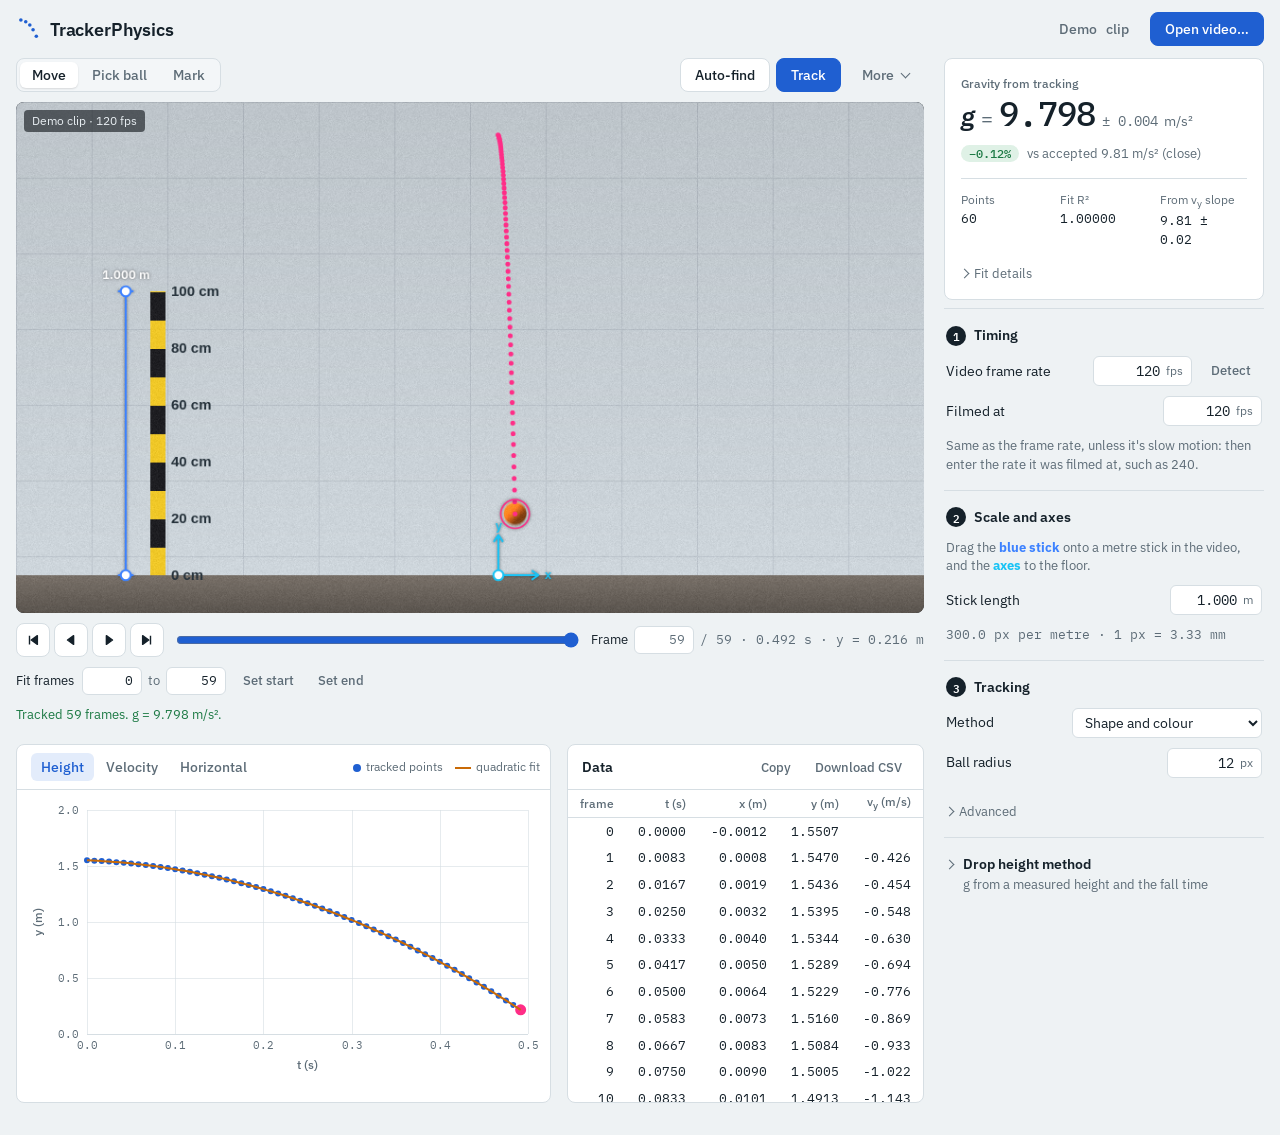
<file: index.html>
<!doctype html>
<html lang="en">
<head>
<meta charset="utf-8">
<meta name="viewport" content="width=device-width, initial-scale=1, viewport-fit=cover">
<title>TrackerPhysics</title>
<meta name="claude:viewport-fit-sides" content="cover">
<meta name="description" content="Video analysis for a free-fall lab: track a ball automatically and measure g.">
<link rel="preconnect" href="https://fonts.googleapis.com">
<link rel="preconnect" href="https://fonts.gstatic.com" crossorigin>
<link rel="stylesheet" href="https://fonts.googleapis.com/css2?family=IBM+Plex+Mono:wght@400;500&family=IBM+Plex+Sans:wght@400;500;600&display=swap">
<link rel="stylesheet" href="css/style.css">
</head>
<body>
<header class="topbar">
  <div class="brand">
    <svg class="brand-mark" viewBox="0 0 32 32" aria-hidden="true">
      <circle cx="6" cy="5" r="2.2"/><circle cx="12" cy="7" r="2.2"/><circle cx="17" cy="11" r="2.2"/>
      <circle cx="21" cy="17" r="2.2"/><circle cx="25" cy="25" r="2.2"/>
    </svg>
    <h1>TrackerPhysics</h1>
  </div>
  <div class="top-actions">
    <button class="btn btn-quiet" id="btnDemo" type="button">Demo<span class="wide-only">&nbsp;clip</span></button>
    <label class="btn btn-primary" for="fileInput">Open video…</label>
    <input type="file" id="fileInput" accept="video/*" hidden>
  </div>
</header>

<main class="workspace">
  <section class="stage-col" aria-label="Video">
    <div class="toolbar" role="toolbar" aria-label="Tools">
      <div class="seg" role="radiogroup" aria-label="Pointer tool">
        <button type="button" class="seg-btn" data-tool="move" aria-pressed="true" title="Drag the scale stick, the axes or a point">Move</button>
        <button type="button" class="seg-btn" data-tool="ball" aria-pressed="false" title="Click the ball to start tracking">Pick ball</button>
        <button type="button" class="seg-btn" data-tool="manual" aria-pressed="false" title="Click the ball yourself on each frame">Mark</button>
      </div>
      <div class="tool-actions">
        <button type="button" class="btn" id="btnAutoFind" title="Find the moving ball on this frame and track it">Auto-find</button>
        <button type="button" class="btn btn-primary" id="btnTrack">Track</button>
        <button type="button" class="btn btn-stop" id="btnStop" hidden>Stop</button>
        <details class="menu" id="moreMenu">
          <summary class="btn btn-quiet" aria-label="More actions">More</summary>
          <div class="menu-pop">
            <button type="button" id="btnDeletePoint">Delete point on this frame</button>
            <button type="button" id="btnClear">Clear all points</button>
          </div>
        </details>
      </div>
    </div>

    <div class="stage" id="stageWrap">
      <canvas id="stage" width="960" height="540" aria-label="Video frame with tracking overlay"></canvas>
      <div class="stage-badge" id="sourceBadge"></div>
      <div class="drop-hint" id="dropHint" hidden>Drop the video to open it</div>
    </div>

    <div class="framebar">
      <div class="frame-steps">
        <button type="button" class="icon-btn" id="btnFirst" aria-label="First frame" title="First frame">
          <svg viewBox="0 0 16 16" aria-hidden="true"><path d="M4 3v10M13 3 6 8l7 5z"/></svg></button>
        <button type="button" class="icon-btn" id="btnPrev" aria-label="Previous frame" title="Previous frame (←)">
          <svg viewBox="0 0 16 16" aria-hidden="true"><path d="M11 3 4 8l7 5z"/></svg></button>
        <button type="button" class="icon-btn" id="btnNext" aria-label="Next frame" title="Next frame (→)">
          <svg viewBox="0 0 16 16" aria-hidden="true"><path d="m5 3 7 5-7 5z"/></svg></button>
        <button type="button" class="icon-btn" id="btnLast" aria-label="Last frame" title="Last frame">
          <svg viewBox="0 0 16 16" aria-hidden="true"><path d="M12 3v10M3 3l7 5-7 5z"/></svg></button>
      </div>
      <input type="range" id="frameSlider" min="0" max="59" value="0" step="1" aria-label="Frame">
      <div class="frame-read">
        <label for="frameInput">Frame</label>
        <input type="number" id="frameInput" class="num-input" min="0" max="59" step="1" value="0">
        <span class="mono" id="frameRead">/ 59 · 0.000 s</span>
      </div>
    </div>
    <div class="fitbar" role="group" aria-label="Frames to track and fit">
      <label for="startInput">Fit frames</label>
      <input type="number" id="startInput" class="num-input" min="0" max="59" step="1" value="0" aria-label="Start frame">
      <span class="dash">to</span>
      <input type="number" id="endInput" class="num-input" min="0" max="59" step="1" value="59" aria-label="End frame">
      <span class="fit-set">
        <button type="button" class="btn btn-small btn-quiet" id="btnSetStart" title="Start the fit at the frame on screen">Set start</button>
        <button type="button" class="btn btn-small btn-quiet" id="btnSetEnd" title="End the fit at the frame on screen">Set end</button>
      </span>
    </div>
    <p class="status" id="status" role="status" aria-live="polite"></p>
  </section>

  <aside class="panel" aria-label="Setup and result">
    <section class="result" id="result">
      <div class="eyebrow">Gravity from tracking</div>
      <div class="g-line">
        <span class="g-sym">g</span><span class="g-eq">=</span>
        <span class="g-val mono" id="gVal">—</span>
        <span class="g-err mono" id="gErr"></span>
        <span class="g-unit">m/s²</span>
      </div>
      <div class="compare"><span class="pill" id="gPill">no data</span><span id="gCompareText">Track the ball to measure g.</span></div>
      <dl class="stats">
        <div><dt>Points</dt><dd class="mono" id="statN">—</dd></div>
        <div><dt>Fit R²</dt><dd class="mono" id="statR2">—</dd></div>
        <div><dt>From v<sub>y</sub> slope</dt><dd class="mono" id="statGV">—</dd></div>
      </dl>
      <details class="more">
        <summary>Fit details</summary>
        <dl class="stats stats-more">
          <div><dt>Height dropped</dt><dd class="mono" id="statDrop">—</dd></div>
          <div><dt>Time span</dt><dd class="mono" id="statDur">—</dd></div>
          <div><dt>Start height y₀</dt><dd class="mono" id="statY0">—</dd></div>
        </dl>
        <p class="fit-eq mono" id="fitEq"></p>
        <div class="field-row">
          <label for="gRef">Accepted g</label>
          <div class="input-unit"><input type="number" id="gRef" min="0" step="any" value="9.81"><span>m/s²</span></div>
        </div>
      </details>
    </section>

    <section class="step">
      <h2><span class="step-n">1</span>Timing</h2>
      <div class="field-row">
        <label for="fileFps">Video frame rate</label>
        <div class="input-unit"><input type="number" id="fileFps" min="1" max="2000" step="any" value="120"><span>fps</span></div>
        <button type="button" class="btn btn-small btn-quiet" id="btnDetectFps" title="Measure the frame rate from the video">Detect</button>
      </div>
      <div class="field-row">
        <label for="captureFps">Filmed at</label>
        <div class="input-unit"><input type="number" id="captureFps" min="1" max="20000" step="any" value="120"><span>fps</span></div>
      </div>
      <p class="help">Same as the frame rate, unless it's slow motion: then enter the rate it was filmed at, such as 240.</p>
    </section>

    <section class="step">
      <h2><span class="step-n">2</span>Scale and axes</h2>
      <p class="help">Drag the <b class="key-scale">blue stick</b> onto a metre stick in the video, and the <b class="key-axes">axes</b> to the floor.</p>
      <div class="field-row">
        <label for="calLength">Stick length</label>
        <div class="input-unit"><input type="number" id="calLength" min="0.001" step="any" value="1.000"><span>m</span></div>
      </div>
      <p class="help mono" id="scaleRead">—</p>
    </section>

    <section class="step">
      <h2><span class="step-n">3</span>Tracking</h2>
      <div class="field-row">
        <label for="method">Method</label>
        <select id="method">
          <option value="template">Shape and colour</option>
          <option value="color">Colour only (blurry balls)</option>
        </select>
      </div>
      <div class="field-row">
        <label for="ballR">Ball radius</label>
        <div class="input-unit"><input type="number" id="ballR" min="2" max="200" step="1" value="12"><span>px</span></div>
      </div>
      <details class="more">
        <summary>Advanced</summary>
        <div class="field-row">
          <label for="tolerance">Match tolerance</label>
          <input type="range" id="tolerance" min="10" max="90" step="1" value="40">
          <span class="mono tol-read" id="tolRead">40</span>
        </div>
        <div class="field-row">
          <label for="evolve">Template update</label>
          <input type="range" id="evolve" min="0" max="60" step="5" value="20">
          <span class="mono tol-read" id="evolveRead">20%</span>
        </div>
        <div class="field-row">
          <label for="frameStep">Track every</label>
          <div class="input-unit"><input type="number" id="frameStep" min="1" max="50" step="1" value="1"><span>frames</span></div>
        </div>
      </details>
    </section>

    <details class="step step-optional" id="dropDetails">
      <summary><h2>Drop height method</h2><span class="summary-sub">g from a measured height and the fall time</span></summary>
      <div class="step-body" id="dropStep">
        <p class="help">Measure from the bottom of the ball to the floor. The ball must start at rest.</p>
        <div class="field-row">
          <label for="dropH">Drop height h</label>
          <div class="input-unit"><input type="number" id="dropH" min="0" step="any" placeholder="1.200"><span>m</span></div>
        </div>
        <div class="field-row">
          <label for="dropHErr">Uncertainty</label>
          <div class="input-unit"><span>±</span><input type="number" id="dropHErr" min="0" step="any" value="0.005"><span>m</span></div>
        </div>
        <div class="field-row">
          <label for="dropRelease">Release frame</label>
          <input type="number" id="dropRelease" class="num-input" min="0" step="1" placeholder="—">
          <button type="button" class="btn btn-small btn-quiet" id="btnDropRelease" title="The last frame before the ball starts to fall">This frame</button>
        </div>
        <div class="field-row">
          <label for="dropLand">Landing frame</label>
          <input type="number" id="dropLand" class="num-input" min="0" step="1" placeholder="—">
          <button type="button" class="btn btn-small btn-quiet" id="btnDropLand" title="The first frame where the ball touches the floor">This frame</button>
        </div>
        <div class="drop-result">
          <div class="drop-row"><span>Fall time</span><span class="mono" id="dropT">—</span></div>
          <div class="drop-row drop-g"><span>g = 2h/t²</span><span class="mono" id="dropG">—</span></div>
          <div class="compare"><span class="pill" id="dropPill">no data</span><span id="dropNote">Enter h and both frames.</span></div>
        </div>
        <button type="button" class="btn btn-small" id="btnDropScale" title="Put the blue stick from the ball at release to the ball at landing, with length h">Use this drop as the scale</button>
      </div>
    </details>
  </aside>

  <section class="analysis" aria-label="Graphs and data">
    <div class="card chart-card">
      <div class="card-head">
        <div class="tabs" role="tablist" aria-label="Graph">
          <button type="button" role="tab" class="tab" data-chart="y" aria-selected="true">Height</button>
          <button type="button" role="tab" class="tab" data-chart="vy" aria-selected="false">Velocity</button>
          <button type="button" role="tab" class="tab" data-chart="x" aria-selected="false">Horizontal</button>
        </div>
        <div class="legend" id="chartLegend"></div>
      </div>
      <div class="chart-box">
        <canvas id="chart" aria-label="Graph of tracked data"></canvas>
        <div class="tooltip mono" id="chartTip" hidden></div>
      </div>
    </div>
    <div class="card table-card">
      <div class="card-head">
        <h2 class="card-title">Data</h2>
        <div class="card-actions">
          <button type="button" class="btn btn-small btn-quiet" id="btnCopy">Copy</button>
          <button type="button" class="btn btn-small btn-quiet" id="btnDownload">Download CSV</button>
        </div>
      </div>
      <div class="table-wrap">
        <table class="data mono" id="dataTable">
          <thead><tr><th>frame</th><th>t (s)</th><th>x (m)</th><th>y (m)</th><th>v<sub>y</sub> (m/s)</th></tr></thead>
          <tbody></tbody>
        </table>
      </div>
    </div>
  </section>
</main>

<script src="js/physics.js"></script>
<script src="js/tracker.js"></script>
<script src="js/demo.js"></script>
<script src="js/charts.js"></script>
<script src="js/app.js"></script>
</body>
</html>
</file>
<file: css/style.css>
/* Layout: the video is the work surface; setup and the g result sit in one quiet side
   column; graphs and the data table run underneath. One type family, few borders. */
:root {
  --bg: #eef2f4;
  --surface: #ffffff;
  --surface-2: #f3f6f8;
  --ink: #15212a;
  --muted: #5d6c77;
  --line: #d6dee3;
  --accent: #1f5fd1;
  --accent-ink: #ffffff;
  --accent-soft: #e3ecfb;
  --fit: #c96a06;
  --good: #1d7a45;
  --warn: #9a6400;
  --bad: #b3261e;
  --good-bg: #dff1e6;
  --warn-bg: #f8ecd2;
  --bad-bg: #f8dedb;
  /* Overlay colours sit on top of the video, so they are the same in both themes. */
  --ov-scale: #3d82ff;
  --ov-axes: #19c3f5;
  --ov-track: #ff2d87;
  --ov-halo: #ffffff;
  --stage-bg: #10171d;

  --font-body: "IBM Plex Sans", "Segoe UI", system-ui, sans-serif;
  --font-mono: "IBM Plex Mono", ui-monospace, "SFMono-Regular", Menlo, monospace;
  --font-display: var(--font-body);
  --radius: 8px;
  --control: 34px;
}
@media (prefers-color-scheme: dark) {
  :root:not([data-theme="light"]) {
    --bg: #0e151a; --surface: #161f26; --surface-2: #1c2730; --ink: #dde6ec; --muted: #8e9daa;
    --line: #29363f; --accent: #6c9eff; --accent-ink: #0b1420; --accent-soft: #1d2b45; --fit: #f0a040;
    --good: #5cc98a; --warn: #e5b04a; --bad: #ff8a80;
    --good-bg: #183528; --warn-bg: #3a2e14; --bad-bg: #3f1c1a;
    color-scheme: dark;
  }
}
:root[data-theme="dark"] {
  --bg: #0e151a; --surface: #161f26; --surface-2: #1c2730; --ink: #dde6ec; --muted: #8e9daa;
  --line: #29363f; --accent: #6c9eff; --accent-ink: #0b1420; --accent-soft: #1d2b45; --fit: #f0a040;
  --good: #5cc98a; --warn: #e5b04a; --bad: #ff8a80;
  --good-bg: #183528; --warn-bg: #3a2e14; --bad-bg: #3f1c1a;
  color-scheme: dark;
}

* { box-sizing: border-box; }
[hidden] { display: none !important; }
html, body { margin: 0; }
body {
  background: var(--bg);
  color: var(--ink);
  font: 14px/1.5 var(--font-body);
  padding-left: max(16px, env(safe-area-inset-left, 0px));
  padding-right: max(16px, env(safe-area-inset-right, 0px));
  padding-block: 0 32px;
}
.mono { font-family: var(--font-mono); font-variant-numeric: tabular-nums; }
h1, h2 { margin: 0; text-wrap: balance; }
button, input, select { font: inherit; color: inherit; }
:focus-visible { outline: 2px solid var(--accent); outline-offset: 2px; }

/* ---------- Top bar ---------- */
.topbar {
  display: flex; align-items: center; justify-content: space-between; gap: 12px;
  padding-block: 12px; max-width: 1440px; margin: 0 auto; flex-wrap: wrap;
}
.brand { display: flex; align-items: center; gap: 8px; }
.brand-mark { width: 26px; height: 26px; fill: var(--accent); flex: none; }
.brand h1 { font-size: 18px; font-weight: 600; letter-spacing: -0.01em; }
.top-actions { display: flex; gap: 6px; }

/* ---------- Buttons ---------- */
.btn {
  display: inline-flex; align-items: center; justify-content: center; gap: 6px;
  height: var(--control); padding: 0 14px;
  border: 1px solid var(--line); border-radius: var(--radius);
  background: var(--surface); cursor: pointer;
  font-weight: 500; white-space: nowrap; user-select: none;
}
.btn:hover:not(:disabled) { border-color: var(--muted); }
.btn:disabled { opacity: 0.45; cursor: default; }
.btn-primary { background: var(--accent); border-color: var(--accent); color: var(--accent-ink); }
.btn-primary:hover:not(:disabled) { border-color: var(--accent); filter: brightness(1.07); }
.btn-stop { background: var(--bad); border-color: var(--bad); color: #fff; }
.btn-quiet { background: transparent; border-color: transparent; color: var(--muted); }
.btn-quiet:hover:not(:disabled) { color: var(--ink); background: var(--surface-2); border-color: transparent; }
.btn-small { height: 28px; padding: 0 10px; font-size: 13px; }
.icon-btn {
  display: inline-grid; place-items: center;
  width: var(--control); height: var(--control); padding: 0;
  border: 1px solid var(--line); border-radius: var(--radius);
  background: var(--surface); cursor: pointer;
}
.icon-btn svg { width: 14px; height: 14px; fill: var(--ink); stroke: var(--ink); stroke-width: 1.6; stroke-linejoin: round; }
.icon-btn:hover { border-color: var(--muted); }

/* ---------- Workspace grid ---------- */
.workspace {
  max-width: 1440px; margin: 0 auto;
  display: grid; gap: 20px;
  grid-template-columns: minmax(0, 1fr) 320px;
  grid-template-areas: "stage panel" "analysis panel";
  grid-template-rows: auto 1fr;
  align-items: start;
}
.stage-col { grid-area: stage; min-width: 0; display: flex; flex-direction: column; gap: 10px; }
.panel { grid-area: panel; min-width: 0; display: flex; flex-direction: column; }
.analysis { grid-area: analysis; min-width: 0; display: grid; gap: 16px; grid-template-columns: minmax(0, 3fr) minmax(0, 2fr); }

/* ---------- Toolbar ---------- */
.toolbar { display: flex; flex-wrap: wrap; gap: 8px; align-items: center; justify-content: space-between; }
.tool-actions { display: flex; gap: 6px; align-items: center; }
.seg { display: inline-flex; padding: 3px; gap: 2px; border-radius: var(--radius); background: var(--surface-2); border: 1px solid var(--line); }
.seg-btn {
  height: 26px; padding: 0 12px; border: 0; border-radius: 6px;
  background: transparent; color: var(--muted); cursor: pointer; font-weight: 500;
}
.seg-btn:hover { color: var(--ink); }
.seg-btn[aria-pressed="true"] { background: var(--surface); color: var(--ink); box-shadow: 0 1px 2px rgba(0, 0, 0, 0.12); }

/* "More" menu */
.menu { position: relative; }
.menu summary { list-style: none; }
.menu summary::-webkit-details-marker { display: none; }
.menu summary::after { content: ""; width: 6px; height: 6px; margin-left: 2px; border: solid currentColor; border-width: 0 1.5px 1.5px 0; transform: translateY(-2px) rotate(45deg); }
.menu-pop {
  position: absolute; right: 0; top: calc(100% + 4px); z-index: 20; min-width: 210px;
  display: flex; flex-direction: column; padding: 4px;
  background: var(--surface); border: 1px solid var(--line); border-radius: var(--radius);
  box-shadow: 0 8px 24px rgba(0, 0, 0, 0.14);
}
.menu-pop button { text-align: left; padding: 8px 10px; border: 0; border-radius: 6px; background: transparent; cursor: pointer; }
.menu-pop button:hover:not(:disabled) { background: var(--surface-2); }
.menu-pop button:disabled { opacity: 0.45; cursor: default; }

/* ---------- Stage ---------- */
.stage {
  position: relative; display: flex; justify-content: center; align-items: center;
  background: var(--stage-bg); border-radius: var(--radius); overflow: hidden;
}
/* Fit the whole frame on screen, portrait clips included, so every point can be reached. */
.stage canvas { display: block; max-width: 100%; max-height: 72vh; width: auto; height: auto; touch-action: none; }
.stage.tool-ball canvas, .stage.tool-manual canvas { cursor: crosshair; }
.stage.dragging canvas { cursor: grabbing; }
.stage-badge {
  position: absolute; left: 8px; top: 8px; max-width: calc(100% - 16px);
  padding: 2px 8px; border-radius: 4px; overflow: hidden; text-overflow: ellipsis; white-space: nowrap;
  background: rgba(10, 15, 20, 0.6); color: #e8eef2; font-size: 12px; pointer-events: none;
}
.stage-badge:empty { display: none; }
.drop-hint {
  position: absolute; inset: 0; display: grid; place-items: center;
  background: rgba(31, 95, 209, 0.55); color: #fff; font-size: 18px; font-weight: 600;
}

/* ---------- Frame controls ---------- */
.framebar { display: flex; align-items: center; gap: 12px; flex-wrap: wrap; }
.frame-steps { display: flex; gap: 4px; }
#frameSlider { flex: 1 1 200px; min-width: 0; margin: 0; accent-color: var(--accent); }
.frame-read { display: flex; align-items: center; gap: 6px; font-size: 13px; color: var(--muted); white-space: nowrap; }
.frame-read label { color: var(--ink); }
.fitbar { display: flex; align-items: center; gap: 6px; flex-wrap: wrap; font-size: 13px; }
.fitbar label { color: var(--ink); margin-right: 2px; }
.fitbar .dash { color: var(--muted); }
.fit-set { display: inline-flex; gap: 2px; }
.num-input {
  width: 4.6em; height: 28px; padding: 0 8px; text-align: right;
  font-family: var(--font-mono); font-variant-numeric: tabular-nums; font-size: 13px;
  border: 1px solid var(--line); border-radius: 6px; background: var(--surface);
  appearance: textfield; -moz-appearance: textfield;
}
.num-input::-webkit-inner-spin-button, .num-input::-webkit-outer-spin-button,
.input-unit input::-webkit-inner-spin-button, .input-unit input::-webkit-outer-spin-button { -webkit-appearance: none; margin: 0; }
.num-input:focus { border-color: var(--accent); outline: none; box-shadow: 0 0 0 3px var(--accent-soft); }
.status { margin: 0; min-height: 1.5em; font-size: 13px; color: var(--muted); }
.status.is-warn { color: var(--warn); }
.status.is-good { color: var(--good); }

/* ---------- Result ---------- */
.result {
  padding: 16px; margin-bottom: 8px;
  background: var(--surface); border: 1px solid var(--line); border-radius: var(--radius);
}
.eyebrow { font-size: 12px; font-weight: 500; color: var(--muted); }
.g-line { display: flex; align-items: baseline; flex-wrap: wrap; gap: 6px; margin-block: 2px 8px; }
.g-sym { font-style: italic; font-weight: 600; font-size: 26px; }
.g-eq { font-size: 20px; color: var(--muted); }
.g-val { font-size: 34px; font-weight: 500; letter-spacing: -0.02em; line-height: 1.1; }
.g-err, .g-unit { font-size: 14px; color: var(--muted); }
.compare { display: flex; align-items: center; gap: 8px; flex-wrap: wrap; font-size: 13px; color: var(--muted); }
.pill {
  display: inline-flex; align-items: center; padding: 1px 8px; border-radius: 999px;
  font: 500 12px var(--font-mono); background: var(--surface-2); color: var(--muted);
}
.pill.good { background: var(--good-bg); color: var(--good); }
.pill.warn { background: var(--warn-bg); color: var(--warn); }
.pill.bad { background: var(--bad-bg); color: var(--bad); }
.stats { display: grid; grid-template-columns: repeat(3, minmax(0, 1fr)); gap: 8px 12px; margin: 14px 0 0; padding-top: 12px; border-top: 1px solid var(--line); }
.stats-more { border-top: 0; padding-top: 0; margin-top: 8px; }
.stats div { min-width: 0; }
.stats dt { font-size: 12px; color: var(--muted); }
.stats dd { margin: 0; font-size: 13px; }
.fit-eq { margin: 10px 0; font-size: 12px; color: var(--muted); overflow-wrap: anywhere; }
.fit-eq:empty { display: none; }

/* Collapsible sections */
details.more { margin-top: 12px; }
details.more > summary, details.step > summary { cursor: pointer; list-style: none; }
details.more > summary::-webkit-details-marker, details.step > summary::-webkit-details-marker { display: none; }
details.more > summary { display: inline-flex; align-items: center; gap: 6px; font-size: 13px; color: var(--muted); }
details.more > summary:hover { color: var(--ink); }
details.more > summary::before, details.step > summary::before {
  content: ""; width: 6px; height: 6px; border: solid currentColor; border-width: 0 1.5px 1.5px 0;
  transform: rotate(-45deg); transition: transform 0.15s;
}
details[open].more > summary::before, details[open].step > summary::before { transform: rotate(45deg); }
details.more[open] > summary { margin-bottom: 8px; }
details.more .field-row { margin-top: 8px; }

/* ---------- Setup steps ---------- */
.step { display: flex; flex-direction: column; gap: 10px; padding: 16px 2px; border-top: 1px solid var(--line); }
.step h2 { display: flex; align-items: center; gap: 8px; font-size: 14px; font-weight: 600; }
.step-n {
  display: inline-grid; place-items: center; width: 20px; height: 20px; border-radius: 50%;
  background: var(--ink); color: var(--surface); font: 600 11px var(--font-mono);
}
details.step { display: block; }
details.step > summary { display: grid; grid-template-columns: auto 1fr; column-gap: 10px; align-items: center; color: var(--muted); }
details.step > summary h2 { color: var(--ink); }
details.step > summary .summary-sub { grid-column: 2; font-size: 12.5px; }
.step-body { display: flex; flex-direction: column; gap: 10px; margin-top: 12px; }
.step-body > .btn { align-self: flex-start; }
.field-row { display: flex; align-items: center; gap: 8px; }
.field-row > label { flex: 1 1 auto; min-width: 0; }
.field-row input[type="range"] { flex: 0 1 120px; min-width: 0; accent-color: var(--accent); }
.field-row select {
  flex: 0 1 190px; min-width: 0; height: 30px; padding: 0 8px;
  border: 1px solid var(--line); border-radius: 6px; background: var(--surface);
}
.input-unit {
  display: inline-flex; align-items: center; height: 30px; flex: none;
  border: 1px solid var(--line); border-radius: 6px; background: var(--surface); overflow: hidden;
}
.input-unit:focus-within { border-color: var(--accent); box-shadow: 0 0 0 3px var(--accent-soft); }
.input-unit input {
  width: 72px; height: 100%; border: 0; padding: 0 6px 0 8px; background: transparent; outline: none;
  font-family: var(--font-mono); font-variant-numeric: tabular-nums; text-align: right;
  appearance: textfield; -moz-appearance: textfield;
}
.input-unit span { padding: 0 8px 0 0; color: var(--muted); font-size: 12px; }
.input-unit span:first-child:not(:last-child) { padding: 0 0 0 8px; }
.tol-read { width: 3em; text-align: right; color: var(--muted); font-size: 12px; }
.help { margin: 0; font-size: 12.5px; color: var(--muted); }
.key-scale { color: var(--ov-scale); }
.key-axes { color: var(--ov-axes); }

.drop-result { display: flex; flex-direction: column; gap: 4px; padding: 10px 12px; border-radius: var(--radius); background: var(--surface); border: 1px solid var(--line); }
.drop-row { display: flex; justify-content: space-between; align-items: baseline; gap: 8px; font-size: 13px; }
.drop-row span:first-child { color: var(--muted); }
.drop-g .mono { font-size: 18px; font-weight: 500; }

/* ---------- Graph and data ---------- */
.card { min-width: 0; display: flex; flex-direction: column; background: var(--surface); border: 1px solid var(--line); border-radius: var(--radius); }
.card-head { display: flex; align-items: center; justify-content: space-between; gap: 8px; flex-wrap: wrap; padding: 8px 10px 8px 14px; border-bottom: 1px solid var(--line); }
.card-title { font-size: 14px; font-weight: 600; }
.card-actions { display: flex; gap: 2px; }
.tabs { display: flex; gap: 2px; }
.tab { height: 28px; padding: 0 10px; border: 0; border-radius: 6px; background: transparent; color: var(--muted); cursor: pointer; font-weight: 500; }
.tab:hover { color: var(--ink); }
.tab[aria-selected="true"] { background: var(--accent-soft); color: var(--accent); }
.legend { display: flex; gap: 12px; font-size: 12px; color: var(--muted); flex-wrap: wrap; }
.legend i { display: inline-block; vertical-align: middle; margin-right: 5px; }
.legend .lg-dot { width: 8px; height: 8px; border-radius: 50%; background: var(--accent); }
.legend .lg-line { width: 16px; height: 2px; background: var(--fit); }
.chart-box { position: relative; padding: 8px 8px 4px; }
.chart-box canvas { display: block; width: 100%; height: 280px; }
.tooltip {
  position: absolute; pointer-events: none; padding: 6px 8px; border-radius: 6px;
  background: var(--ink); color: var(--surface); font-size: 12px; line-height: 1.4; white-space: nowrap;
}
.table-wrap { overflow: auto; max-height: 312px; }
table.data { width: 100%; border-collapse: collapse; font-size: 12.5px; }
table.data th, table.data td { padding: 4px 12px; text-align: right; white-space: nowrap; }
table.data th { position: sticky; top: 0; background: var(--surface); color: var(--muted); font: 500 12px var(--font-body); border-bottom: 1px solid var(--line); }
table.data tbody tr { cursor: pointer; }
table.data tbody tr:hover { background: var(--surface-2); }
table.data tbody tr.is-current { background: var(--accent-soft); }
table.data tbody tr.is-out td { color: var(--muted); opacity: 0.55; }
table.data td.empty { text-align: center; color: var(--muted); padding: 24px; font-family: var(--font-body); white-space: normal; }

/* Hidden <video> used only to decode frames. */
video.decoder { position: fixed; left: 0; top: 0; width: 2px; height: 2px; opacity: 0.01; pointer-events: none; }

/* ---------- Narrow screens ---------- */
@media (max-width: 1080px) {
  .workspace { grid-template-columns: minmax(0, 1fr); grid-template-areas: "stage" "panel" "analysis"; grid-template-rows: none; }
  .panel { display: grid; grid-template-columns: repeat(auto-fit, minmax(280px, 1fr)); column-gap: 24px; }
  .result { grid-column: 1 / -1; }
  details.step { grid-column: 1 / -1; }
}
@media (max-width: 760px) {
  .analysis { grid-template-columns: minmax(0, 1fr); }
  .toolbar { justify-content: flex-start; }
  .seg { flex: 1 1 100%; }
  .seg-btn { flex: 1; }
  .tool-actions { flex: 1 1 100%; }
  .tool-actions .btn:not(.btn-quiet) { flex: 1; }
  .frame-read { flex: 1 1 100%; }
  .g-val { font-size: 30px; }
  .top-actions .btn { padding: 0 10px; }
  .wide-only { display: none; }
  .chart-box canvas { height: 240px; }
}
@media (max-width: 380px) {
  .brand-mark { display: none; }
}
@media (prefers-reduced-motion: reduce) { * { transition: none !important; animation: none !important; } }
</file>
